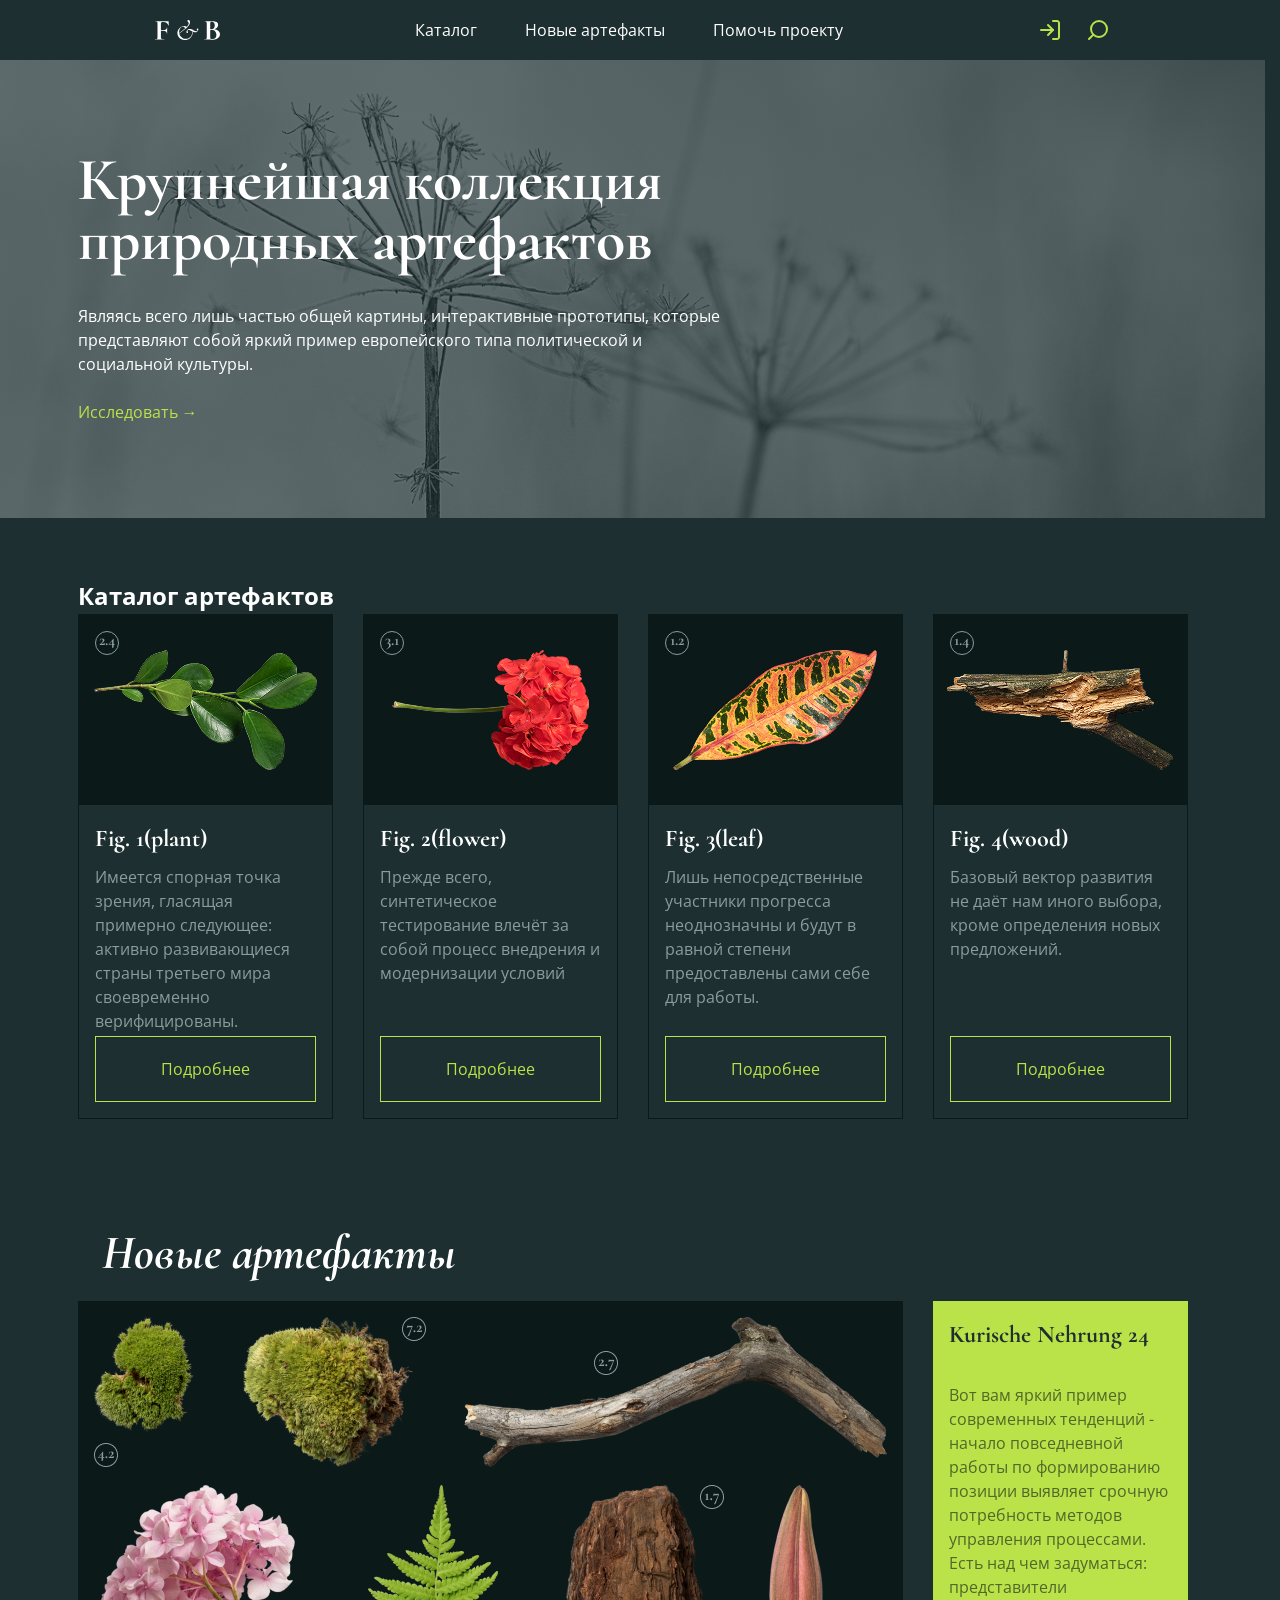
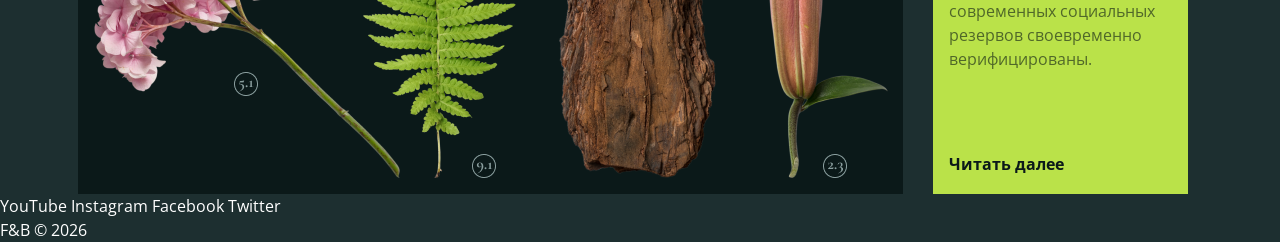
<file: index.html>
<!doctype html>
<html lang="ru">
<head>
    <meta charset="UTF-8">
    <meta name="viewport" content="width=device-width, initial-scale=1.0">
    <title>Практика HTML</title>

    <link rel="preconnect" href="https://fonts.googleapis.com">
    <link rel="preconnect" href="https://fonts.gstatic.com" crossorigin>
    <link href="https://fonts.googleapis.com/css2?family=Cormorant:ital,wght@0,300..700;1,300..700&family=Open+Sans:ital,wght@0,300..800;1,300..800&display=swap" rel="stylesheet">

    <link rel="preconnect" href="https://fonts.googleapis.com">
    <link rel="preconnect" href="https://fonts.gstatic.com" crossorigin>
    <link href="https://fonts.googleapis.com/css2?family=Cormorant:ital,wght@0,300..700;1,300..700&family=Open+Sans:ital,wght@0,300..800;1,300..800&display=swap" rel="stylesheet">

    <link rel="stylesheet" href="styles/normalize.css">
    <link rel="stylesheet" href="styles/style.css">

</head>
<body>
<header class="header">
    <div class="container header__container">                     
        <a href="#top" class="header__logo" aria-label="F&B - на главную">
            <img
                class="header__logo-image"
                src="images/logo.svg"
                alt="F&B"
            >
        </a>
        <nav class="header__nav">
            <ul class="header__list">
                <li class="header__item">
                    <a class="header__link" href="#">Каталог</a>
                </li>
                <li class="header__item">
                    <a class="header__link" href="#">Новые артефакты</a>
                </li>
                <li class="header__item support__title">
                    <a class="header__link" href="#">Помочь проекту</a>
                </li>
            </ul>
        </nav>
        <div class="header__actions">
            <button class="header__button" type="button">
                <img src="images/log-in.svg" alt="логин">
            </button>
            <button class="header__button" type="button">
                <img src="images/search.svg" alt="серч">
            </button>
        </div>
    </div>
</header>

    <main>
        <section class="hero">
            <div class="container hero__container">
                <h1 class="hero__title">
                    Крупнейшая коллекция природных артефактов
                </h1>

                <p class="hero__description">
                    Являясь всего лишь частью общей картины, интерактивные прототипы,
                    которые представляют собой яркий пример европейского типа
                    политической и социальной культуры.
                </p>
                
                <a class="hero__link" href="#">
                    Исследовать →
                </a>
            </div>
        </section>

        <section class="catalog">
            <div class="container catalog__container">
                <h2 class="catalog__title">Каталог артефактов</h2>
                <ul class="catalog__list">
                    <li class="catalog__item">
                        <article class="card">
                            <div class="card__image-wrapper card__image-wrapper--plant">
                                <span class="card__number">2.4</span>
                            </div>
                            <div class="card__image">
                                <img src="images/Layer 3.png" alt="Fig. 1(plant)">
                            </div>

                            <div class="card__content">
                                <h3 class="card__title">Fig. 1(plant)</h3>

                                <p class="card__description">
                                    Имеется спорная точка зрения, гласящая 
                                    примерно следующее: активно развивающиеся 
                                    страны третьего мира своевременно верифицированы.
                                </p>                   

                                <a href="#" class="card__link">
                                    Подробнее
                                </a>
                            </div>
                        </article>
                    </li>
                    <li class="catalog__item">
                        <article class="card">
                            <div class="card__image-wrapper card__image-wrapper--flower">
                                <span class="card__number">3.1</span>
                            </div>
                            <div class="card__image">
                                <img src="images/Layer 2.png" alt="Fig. 2(flower)">
                            </div>
                            <div class="card__content">
                                <h3 class="card__title">Fig. 2(flower)</h3>

                                <p class="card__description">
                                    Прежде всего, синтетическое тестирование влечёт за собой
                                    процесс внедрения и модернизации условий
                                </p>                   

                                <a href="#" class="card__link">
                                    Подробнее
                                </a>
                            </div>
                        </article>
                    </li>

                    <li class="catalog__item">
                        <article class="card">
                            <div class="card__image-wrapper card__image-wrapper--leaf">
                                <span class="card__number">1.2</span>
                            </div>
                            <div class="card__image">
                                <img src="images/Layer 4.png" alt="Fig. 3(leaf)">
                            </div>
                            <div class="card__content">
                                <h3 class="card__title">Fig. 3(leaf)</h3>

                                <p class="card__description">
                                    Лишь непосредственные участники прогресса неоднозначны
                                    и будут в равной степени предоставлены сами себе для работы.
                                </p>

                                <a href="#" class="card__link">
                                    Подробнее
                                </a>
                            </div>
                        </article>
                    </li>

                    <li class="catalog__item">
                        <article class="card">
                            <div class="card__image-wrapper card__image-wrapper--wood">
                                <span class="card__number">1.4</span>
                            </div>
                            <div class="card__image">
                                <img src="images/Layer 1 1.png" alt="Fig. 4(wood)">
                            </div>
                            <div class="card__content">
                                <h3 class="card__title">Fig. 4(wood)</h3>

                                <p class="card__description">
                                    Базовый вектор развития не даёт нам иного выбора, кроме определения новых предложений.
                                </p>

                                <a href="#" class="card__link">
                                    Подробнее
                                </a>
                            </div>
                        </article>
                    </li>
                </ul>
            </div>
        </section>

        <section class="new_artifacts">
            <div class="container artifacts__container">
                <h2 class="new-artifacts__title">
                    Новые артефакты
                </h2>

                <div class="new-artifacts__content">
                    <img 
                        class="new-artifacts__image"
                        src="images/card_5.png" 
                        alt="Новый природный артефакт"
                    >

                    <div class="new-artifacts__info">
                        <h3 class="new-artifacts__subtitle">
                            Kurische Nehrung 24
                        </h3>

                        <p class="new-artifacts__description">
                            Вот вам яркий пример современных тенденций - начало повседневной работы по формированию позиции выявляет срочную потребность методов управления процессами. 
Есть над чем задуматься: представители современных социальных резервов своевременно верифицированы.
                        </p>

                        <a href="#" class="new-artifacts__link">
                            Читать далее
                        </a>
                    </div>
                </div>
            </div>
        </section>

    </main>

    <footer class="footer">
        <div class="footer__socials">
            <a class="footer__link" href="#">YouTube</a>
            <a class="footer__link" href="#">Instagram</a>
            <a class="footer__link" href="#">Facebook</a>
            <a class="footer__link" href="#">Twitter</a>
        </div>
        <p class="footer__copyright">
            F&B © 2026
        </p>
    </footer>
</body>
</html>
</file>
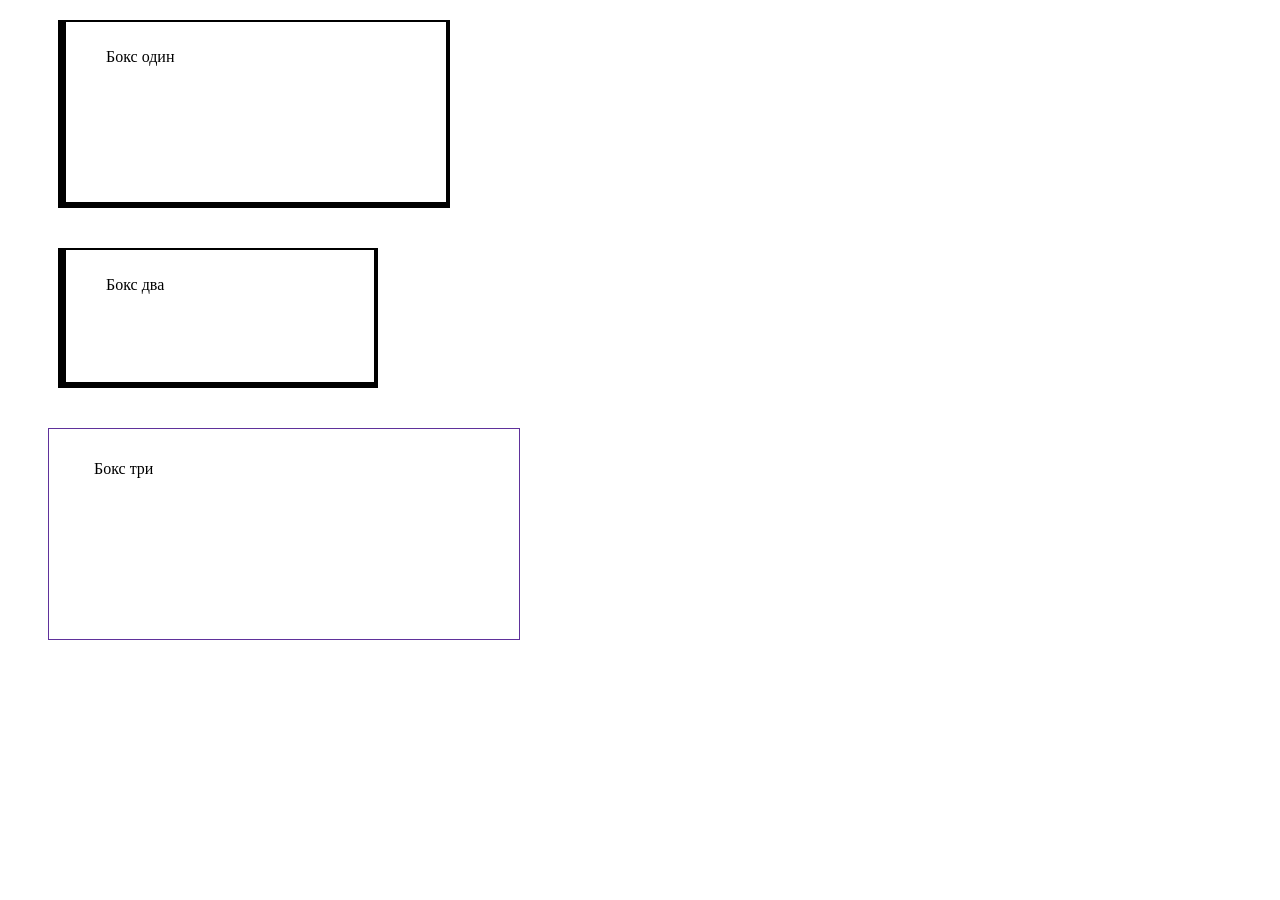
<file: box-model-practice/index.html>
<!DOCTYPE html>
<html lang="ru">
<head>
    <meta charset="UTF-8">
    <meta name="viewport" content="width=device-width, initial-scale=1.0">
    <title>Box-model-practice</title>

    <link rel="stylesheet" href="style.css">
</head>
<body>
    <div class="box-one">
        <p>Бокс один</p>
    </div>

    <div class="box-two">
        <p>Бокс два</p>
    </div>

    <div class="box-three">
        <p>Бокс три</p>
    </div>
</body>
</html>
</file>
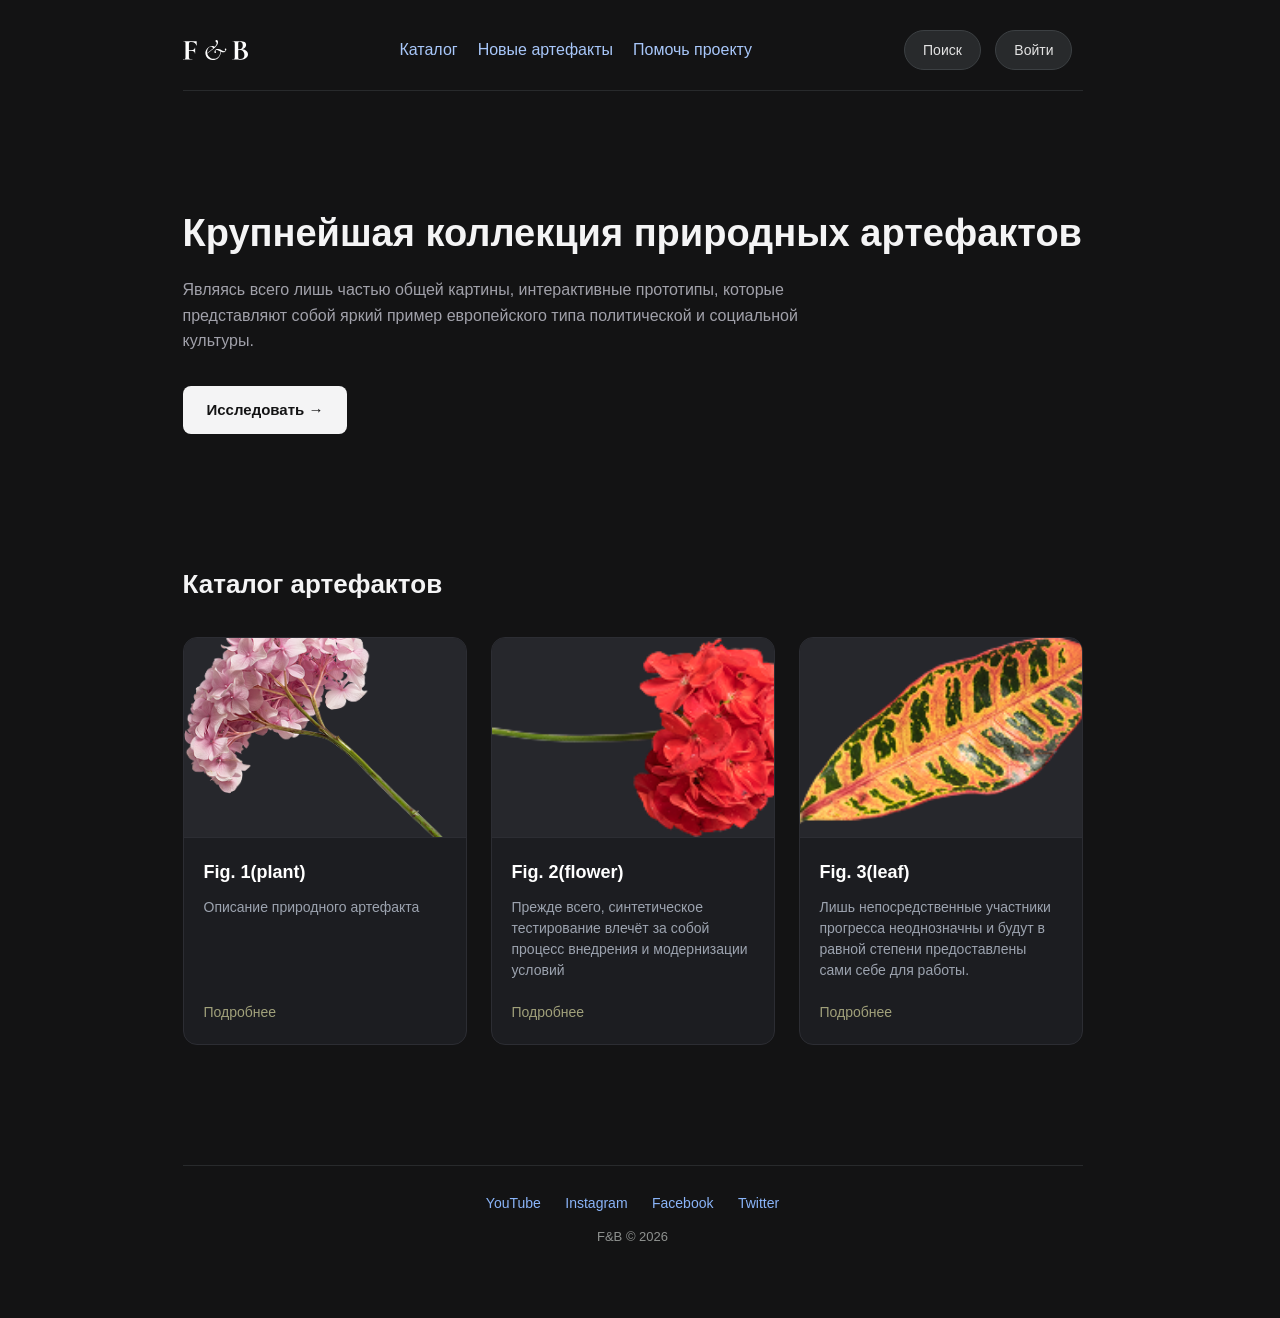
<file: imba.html>
<!DOCTYPE html>
<html lang="ru">
<head>
    <meta charset="UTF-8">
    <meta name="viewport" content="width=device-width, initial-scale=1.0">
    <title>Коллекция природных артефактов</title>

    <link rel="stylesheet" href="styles/normalize.css">
    <link rel="stylesheet" href="styles/imba_style.css">
</head>
<body>
<header class="header">
    <img 
    class="header__logo" 
    src="images/logo.svg" 
    alt="F&B"
    >
    <nav class="header__nav">
        <ul class="header__list">
            <li class="header__item">
                <a class="header__link" href="#">Каталог</a>
            </li>
            <li class="header__item">
                <a class="header__link" href="#">Новые артефакты</a>
            </li>
            <li class="header__item">
                <a class="header__link" href="#">Помочь проекту</a>
            </li>
        </ul>
    </nav>
    <div class="header__actions">
        <button id="poisk" class="header__button" type="button">Поиск</button>
        <button id="vhod" class="header__button" type="button">Войти</button>
    </div>
</header>

    <main>
        <div class="modal" id="authModal">
            <div class="modal__dialog">
                <button type="button" class="modal__close" aria-label="Закрыть">&times;</button>
                
                <form class="modal__form" id="loginForm">
                    <h3 class="modal__title">Авторизация</h3>

                    <div class="modal__field">
                        <label for="loginUser">Логин или Email</label>
                        <input type="text" id="loginUser" placeholder="Введите логин" required>
                    </div>

                    <div class="modal__field">
                        <label for="loginPass">Пароль</label>
                        <input type="password" id="loginPass" placeholder="Введите пароль" required>
                    </div>

                    <p class="fail-acc hidden" id="logError">
                        Ошибка! Авторизация невозможна!
                        <button class="why-btn" type="button">Почему?</button>
                    </p>
                    <button type="submit" class="modal__submit">Войти в аккаунт</button>

                    <p class="toReg">
                        Нет аккаунта?
                        <button type="button" class="toRegBtn" id="showRegBtn">Зарегестрироваться</button>
                    </p>
                </form>

                <form class="modal__form hidden" id="registerForm">
                    <h3 class="modal__title">Регистрация</h3>

                    <div class="modal__field">
                        <label for="regUser">Имя пользователя</label>
                        <input type="text" id="regUser" placeholder="Введите имя пользователя" required>
                    </div>

                    <div class="modal__field">
                        <label for="regEmail">Email</label>
                        <input type="email" id="regEmail" placeholder="Введите email">
                    </div>

                    <div class="modal__field">
                        <label for="regPass">Пароль</label>
                        <input type="password" id="regPass" placeholder="Введите пароль" required>
                    </div>

                    <div class="modal__field">
                        <label for="repeatPass">Повторите пароль</label>
                        <input type="password" id="repeatPass" placeholder="Повторите пароль">
                        <span class="error-msg" id="passError"></span>
                    </div>
                    
                    <p class="fail-acc hidden" id="regError">
                        Ошибка! Регистрация невозможна!
                        <button class="why-btn" type="button">Почему?</button>
                    </p>
                    <button type="submit" class="modal__submit">Зарегестрироваться</button>

                    <p class="toReg">
                        Уже есть аккаунт?
                        <button type="button" class="toRegBtn" id="showLoginBtn">Войти</button>
                    </p>
                </form>
            </div>
        </div>     
        
        <div class="modal" id="becauseModal">
            <div class="modal__dialog because-dialog">
                <button class="modal__close" type="button" id="becauseClose" aria-label="Закрыть">&times;</button>
                <h3 class="modal__title">Причина</h3>
                <p class="because__text">Покачану</p>
            </div>
        </div>
        
        <section class="hero">
            <h1 class="hero__title">
                Крупнейшая коллекция природных артефактов
            </h1>
            <p class="hero__description">
                Являясь всего лишь частью общей картины, интерактивные прототипы, которые представляют собой яркий пример европейского типа политической и социальной культуры.
            </p>
            <a class="hero__link" href="#">
                Исследовать →
            </a>
        </section>

        <section class="catalog">
            <h2 class="catalog__title">Каталог артефактов</h2>
            <div class="catalog__list">
                <article class="card">
                    <div class="card__image">
                        <img src="images/Layer 2 1.png" alt="Fig. 1(plant)">
                    </div>

                    <div class="card__content">
                        <h3 class="card__title">Fig. 1(plant)</h3>

                        <p class="card__description">
                            Описание природного артефакта
                        </p>                   

                        <a href="#" class="card__link">
                            Подробнее
                        </a>
                    </div>
                </article>
                <li class="catalog__item">
                    <article class="card">
                        <div class="card__image">
                            <img src="images/Layer 2.png" alt="Fig. 2(flower)">
                        </div>
                        <div class="card__content">
                            <h3 class="card__title">Fig. 2(flower)</h3>

                            <p class="card__description">
                                Прежде всего, синтетическое тестирование влечёт за собой
                                процесс внедрения и модернизации условий
                            </p>                   

                            <a href="#" class="card__link">
                                Подробнее
                            </a>
                        </div>
                    </article>
                </li>

                <li class="catalog__item">
                    <article class="card">
                        <div class="card__image">
                            <img src="images/Layer 4.png" alt="Fig. 4(leaf)">
                        </div>
                        <div class="card__content">
                            <h3 class="card__title">Fig. 3(leaf)</h3>

                            <p class="card__description">
                                Лишь непосредственные участники прогресса неоднозначны
                                и будут в равной степени предоставлены сами себе для работы.
                            </p>

                            <a href="#" class="card__link">
                                Подробнее
                            </a>
                        </div>
                    </article>
                </li>
            </div>
        </section>
    </main>

    <footer class="footer">
        <div class="footer__socials">
            <a class="footer_link" href="#">YouTube</a>
            <a class="footer_link" href="#">Instagram</a>
            <a class="footer_link" href="#">Facebook</a>
            <a class="footer_link" href="#">Twitter</a>
        </div>
        <p class="footer__copyright">
            F&B © 2026
        </p>
    </footer>
<script src="javascript/test.js"></script>
</body>
</html>
</file>
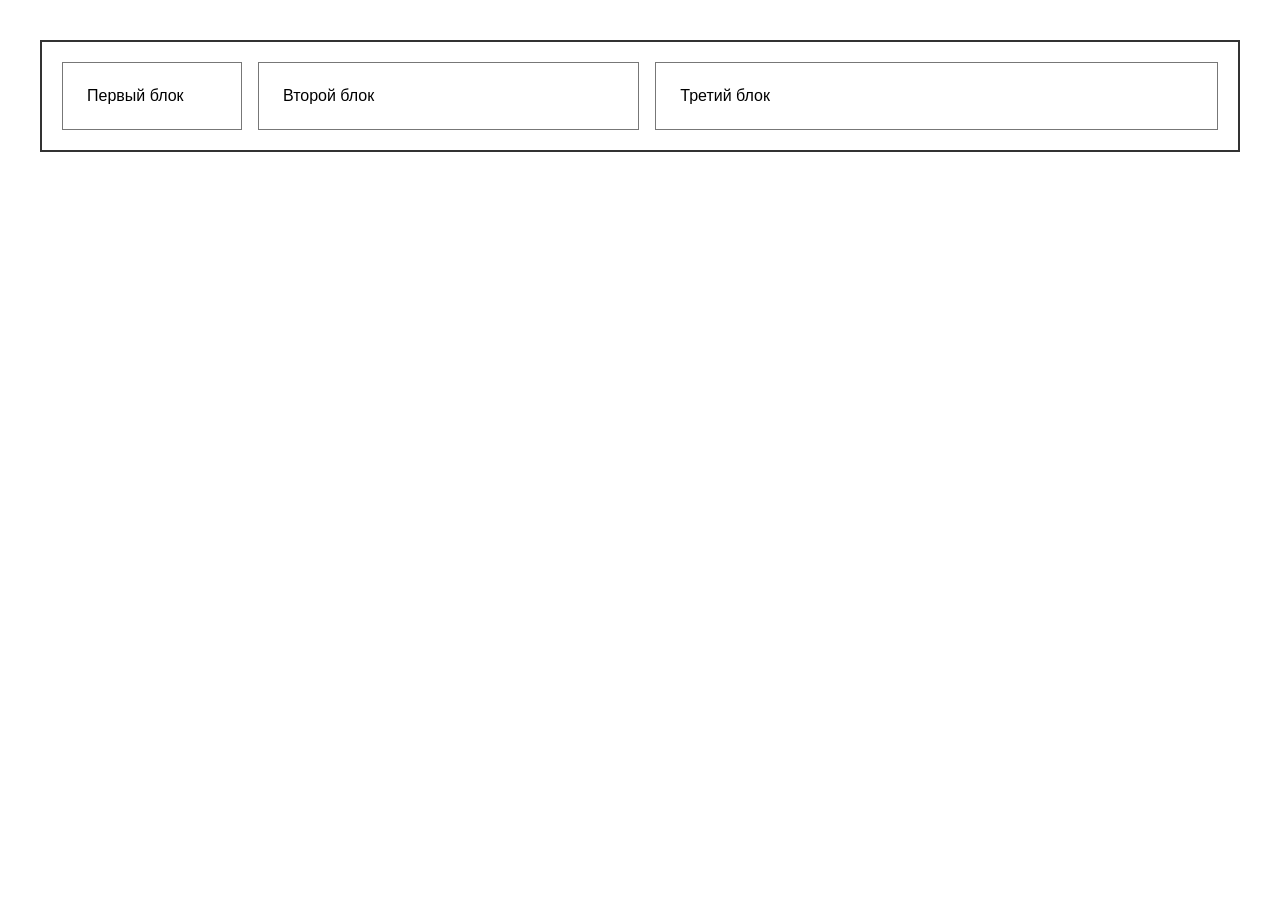
<file: test.html>
<!DOCTYPE html>
<html lang="en">
<head>
    <meta charset="UTF-8">
    <meta name="viewport" content="width=device-width, initial-scale=1.0">
    <title>/</title>
    <link rel="stylesheet" href="styles/test_style.css">
</head>
<body>
    <div class="panel">
        <div class="panel__item panel__item--first">
            Первый блок
        </div>

        <div class="panel__item panel__item--second">
            Второй блок
        </div>

        <div class="panel__item panel__item--third">
            Третий блок
        </div>
    </div>
    
</body>
</html>
</file>
<file: styles/style.css>
*,
*::before,
*::after {
    box-sizing: border-box;
    margin: 0;
    padding: 0;
}

ul,
ol {
    list-style: none;
}

a {
    text-decoration: none;
    color: inherit;
}

body {
    background-color: #1d2f30;
    color: #ffffff;
    font-family: "Open Sans", Arial, sans-serif;
    line-height: 1.5;
    font-size: 16px;
}

.hero{
    background-image:
    linear-gradient(
        rgba(29, 47, 48, 0.7),
        rgba(29, 47, 48, 0.7)
    ),
    url("/images/1_1.jpg");
    background-position: center;
    background-size: cover;
}

.header__logo-image{
    width: 65px;
    height: 20px;
}

.header__logo {
    width: 65px;
    height: 20px;
}

.hero__title{
    max-width: 690px;   
    width: 629px;
    height: 138px;
    top: 146px;
    left: 160px;
    margin-bottom: 16px;
    font-family: "Cormorant", Georgia, serif;
    line-height: 100%;
    letter-spacing: 0%;
    font-weight: 700;
    font-size: 60px;
}

.hero__description{
    max-width: 650px;
    margin-bottom: 24px;
}

.hero__link {
    display: inline-block;
}

.header{
    background-color: #1d2f30;
}

.header__button{
    color: #bae249;
    background-color: #1d2f30;
    border: none;
}

.header__container {
    min-height: 60px;
    display: flex;
    align-items: center;
    justify-content: space-around;
    gap: 40px;
}

.header__actions {
    display: flex;
    align-items: center;
    gap: 24px;
}

.header__list {
    display: flex;
    align-items: center;
    gap: 48px;
}

.hero__link{
    display: inline-block;
    color: #bae249;
}

.hero__container {
    padding-top: 90px;
    padding-bottom: 94px;
}

.catalog{
    padding: 60px 0;
}

.catalog__list {
    margin-bottom: 26px;
    display: flex;
    gap: 30px;
}

.catalog__item {
    flex-basis: 255px;
    flex-grow: 1;
    flex-shrink: 1;
}

.card {
    border: 1px solid #0b1919;
    display: flex;
    height: 100%;
    flex-direction: column;
    
}

.card__content {
    min-height: 313px;
    padding: 16px;
    display: flex;
    flex-direction: column;
    align-items: flex-start;
    flex-grow: 1;
}

.card__title {
    margin-bottom: 8px;
    font-family: "Cormorant", Georgia, serif;
    font-size: 24px;
    line-height: 1.5;
}

.card__description {
    color: #899d9d;
}

.card__link{
    width: 100%;
    padding: 20px 16px;
    border: 1px solid #bae249;
    color: #bae249;
    display: flex;
    margin-top: auto;
    text-align: center;
    justify-content: center;
}

.card__image {
    background-color: #0b1919;
    display: flex;
    justify-content: center;
    align-items: center;
    height: 190px;
}

.container {
    width: 100%;
    max-width: 1170px;
    margin: 0 auto;
    padding-right: 30px;
    padding-left: 30px;
}

.new-artifacts__title {
    font-family: "Cormorant", Georgia, serif;
    font-size: 48px;
    font-style: italic;
    line-height: 1;
    margin: 24px;
}


.new-artifacts__subtitle {
    font-family: "Cormorant", Georgia, serif;
    font-size: 24px;
    line-height: 1.5;
    margin-bottom: 30px;
}

.new-artifacts__content {
    display: flex;
    gap: 30px;
}

.new-artifacts__gallery {
    flex-grow: 1;
    min-width: 0;
}

.new-artifacts__info {
    display: flex;
    flex-direction: column;
    align-items: flex-start;
    padding: 16px;
    color: #1d2f30;
    background-color: #bae249;
    flex-basis: 255px;
    flex-shrink: 0;
}

.new-artifacts__image {
    width: 100%;
}

.new-artifacts__link {
    width: 166px;
    height: 22px;
    font-weight: 700;
    color: #0b1919;
    font-size: 16px;
    line-height: 100%;
    margin-top: auto;
}

.new-artifacts__description {
    color: #506829;
    margin-bottom: 24px;
}

.card__image-wrapper {
    position: relative;
}

.card__number {
    position: absolute;
    top: 16px;
    left: 16px;
    display: flex;
    width: 24px;
    height: 24px;
    justify-content: center;
    border: 1px solid #899d9d;
    border-radius: 50%;
    font-family: "Cormorant", Georgia, serif;
    font-weight: 700;
    line-height: 1;
    color: #899d9d;
}
</file>
<file: box-model-practice/style.css>
.box-one {
    width: 320px;
    height: 140px;
    padding-top: 10px;
    padding-right: 20px;
    padding-bottom: 30px;
    padding-left: 40px;
    border-top: 2px solid #000000;
    border-right: 4px solid #000000;
    border-bottom: 6px solid #000000;
    border-left: 8px solid #000000;
    margin-top: 20px;
    margin-right: 30px;
    margin-bottom: 40px;
    margin-left: 50px;
    box-sizing: content-box;
}

.box-two {
    width: 320px;
    height: 140px;
    padding-top: 10px;
    padding-right: 20px;
    padding-bottom: 30px;
    padding-left: 40px;
    border-top: 2px solid #000000;
    border-right: 4px solid #000000;
    border-bottom: 6px solid #000000;
    border-left: 8px solid #000000;
    margin-top: 20px;
    margin-right: 30px;
    margin-bottom: 40px;
    margin-left: 50px;
    box-sizing: border-box;
}

.box-three {
    width: 400px;
    height: 160px;
    box-sizing: content-box;
    padding: 15px 25px 35px 45px    ;
    border: 1px solid #5f319b;
    margin: 10px 20px 30px 40px;
}
</file>
<file: styles/imba_style.css>
* {
    box-sizing: border-box;
    margin: 0;
    padding: 0;
}
body {
    background-color: #131314;
    color: #e3e3e3;
    font-family: 'Inter', -apple-system, BlinkMacSystemFont, 'Segoe UI', Roboto, sans-serif;
    line-height: 1.6;
    padding: 30px 20px;
}

.header, .hero, .catalog, .footer {
    max-width: 900px;
    margin: 0 auto 40px auto;
}

.header {
    display: flex;
    justify-content: space-between;
    align-items: center;
    padding-bottom: 20px;
    border-bottom: 1px solid #282a2c;
}

.header__list {
    display: flex;
    gap: 20px;
    list-style: none;
}

a {
    color: #a8c7fa;
    text-decoration: none;
    transition: color 0.2 ease;
}

a:hover {
    color: #d3e3fd;
    text-decoration: underline;
}

h1 {
    font-size: 2.2rem;
    font-weight: 600;
    color: #f2f2f2;
    margin-bottom: 16px;
}

h2 {
    font-size: 1.5rem;
    color: #f2f2f2;
    margin-bottom: 12px;
}

p {
    color: #c4c7c5;
    margin-bottom: 16px;
}

button {
    background-color: #282a2c;
    color: #e3e3e3;
    border: 1px solid #3c4043;
    padding: 8px 18px;
    border-radius: 20px;
    font-size: 14px;
    cursor: pointer;
    margin-right: 10px;
    transition: background-color 0.2s ease;
}

button:hover {
    background-color: #37393b;
}

footer {
    max-width: 900px;
    margin: 60px auto 20px auto;
    padding-top: 24px;
    border-top: 1px solid #282a2c;
    text-align: center;
}

footer a {
    display: inline-block;
    margin: 0 10px;
    color: #8ab4f8;
    font-size: 14px;
}

footer p {
    margin-top: 12px;
    font-size: 13px;
    color: #8e918f;
}

.hero {
    padding: 80px 0 50px;
}

.hero__title {
    font-size: 38px;
    font-weight: 700;
    line-height: 1.2;
    margin-bottom: 20px;
    color: #f4f4f5;
}

.hero__description {
    font-size: 16px;
    line-height: 1.6;
    color: #a1a1aa;
    max-width: 680px;
    margin-bottom: 32px;
}

.hero__link {
    display: inline-block;
    background-color: #f4f4f5;
    color: #131314;
    padding: 12px 24px;
    border-radius: 8px;
    text-decoration: none;
    font-weight: 600;
    font-size: 15px;
    transition: background-color 0.2s ease, transform 0.1 ease;
}

.hero__link:hover {
    background-color: #e4e4e7;
    text-decoration: none;
    color: #131314;
    transform: translateY(-1px);
}

.catalog {
    padding: 40px 0 80px;
}

.catalog__title {
    font-size: 26px;
    font-weight: 600;
    margin-bottom: 32px;
    color: #f4f4f5;
}

.catalog__list {
    list-style: none;
    padding: 0;
    margin: 0;
    display: grid;
    grid-template-columns: repeat(auto-fit, minmax(280px, 1fr));
    gap: 24px;
}

.catalog__item {
    display: flex;
}

.card {
    background-color: #1c1d21;
    border: 1px solid #2c2d33;
    border-radius: 14px;
    overflow: hidden;
    display: flex;
    flex-direction: column;
    width: 100%;
    transition: transform 0.2 ease, border-color 0.2 ease, box-shadow 0.2 ease;
}

.card:hover {
    transform: translateY(-4px);
    border-color: #3f414a;
    box-shadow: 0 12px 24px rgba(0, 0, 0, 0.4);
}

.card__image {
    width: 100%;
    height: 200px;
    background-color: #26272c;
    display: flex;
    align-items: center;
    justify-content: center;
    color: #71717a;
    font-size: 14px;
    border-bottom: 1px solid #2c2d33;
    position: relative;
}

.card__image img {
    width: 100%;
    height: 100%;
    object-fit: cover;
    display: block;
}

.card__content {
    padding: 20px;
    display: flex;
    flex-direction: column;
    flex-grow: 1;
}

.card__title {
    font-size: 18px;
    font-weight: 600;
    margin: 0 0 10px 0;
    color: #ffffff;
}

.card__description {
    font-size: 14px;
    line-height: 1.5;
    color: #9ca3af;
    margin: 0 0 20px 0;
    flex-grow: 1;
}

.card__link {
    color: #a0a07a;
    text-decoration: none;
    font-weight: 500;
    font-size: 14px;
    align-self: flex-start;
    transition: color 0.2 ease;
}

.card__link:hover {
    color: #c7c79e;
    text-decoration: underline;
}

.modal {
    display: none;
    position: fixed;
    inset: 0;
    z-index: 1000;
    background-color: rgba(0, 0, 0, 0.7);
    backdrop-filter: blur(4px);
    align-items: center;
    justify-content: center;
}

.modal.is_open {
    display: flex;
}

.modal__dialog {
    background-color: #1c1d21;
    border: 1px solid #2c2d33;
    border-radius: 12px;
    width: 100%;
    max-width: 400px;
    padding: 30px;
    position: relative;
    box-shadow: 0 10px 30px rgba(0, 0, 0, 0.5);
    box-sizing: border-box;
    position: relative;
}

.modal__close {
    position: absolute;
    top: 33px;
    right: 18px;
    background: transparent;
    border: none;
    color: #a1a1aa;
    font-size: 28px;
    line-height: 1;
    cursor: pointer;
    padding: 0;
    transition: color 0.2 ease, transform 0.1 ease;
}

.modal__close:hover {
    color: #ffffff;
    transform: scale(1.1);
    background-color: transparent;
}

.modal__title {
    margin: 0 0 20px 0;
    font-size: 22px;
    color: #ffffff;
}

.modal__field {
    display: flex;
    flex-direction: column;
    gap: 8px;
    margin-bottom: 16px;
}

.modal__field input {
    padding: 10px 12px;
    border-radius: 16px;
    background-color: #26272c;
    border: 1px solid #3f414a;
    color: #ffffff;
    font-size: 14px;
    outline: none;
}

.modal__field input:focus {
    border-color: #a0a07a;
}

.modal__submit {
    width: 100%;
    padding: 12px;
    background-color: #a0a07a;
    color: #131314;
    border: none;
    border-radius: 16px;
    font-weight: 600;
    cursor: pointer;
    margin-top: 10px;
}

.modal__submit:hover {
    background-color: #c7c79e;
}

.toReg {
    margin-top: 18px;
    margin-bottom: 0;
    font-size: 14px;
    color: #9ca3af;
    text-align: center;
    display: flex;
    align-items: center;
    justify-content: center;
    gap: 6px;
}

.toRegBtn {
    background: transparent;
    border: none;
    padding: 0;
    font: inherit;
    color: #a0a07a;
    text-decoration: underline;
    transition: color 0.2 ease;
}

.toRegBtn:hover {
    color: #ffffff;
    background: transparent;
}

.hidden {
    display: none !important;
}

.error-msg {
    color: #ef4444;
    font-size: 13px;
    margin-top: 6px;
    display: none;
}

.error-msg.is-active {
    display: block;
}

.input-error {
    border-color: #ef4444 !important;
}

.fail-acc {
    color: #ef4444;
    display: block;
    font-size: 14px;
    text-align: center;
    align-items: center;
    margin: 0 10px;
}

.why-btn {
    background: transparent;
    border: none;
    padding: 0;
    font: inherit;
    color: #a0a07a;
    text-decoration: underline;
    transition: color 0.2 ease;
}

.why-btn:hover {
    background-color: transparent;
    color: #ffffff;
}

.because-dialog {
    text-align: center;
    max-width: 320px;
}

.because__text {
    font-size: 20px;
    font-weight: 600;
    color: #f87171;
    margin: 20px 0 10px;
}

#becauseModal.is-open {
    display: flex;
}
</file>
<file: styles/test_style.css>
* {
    box-sizing: border-box;
}

body {
    margin: 0;
    padding: 40px;
    font-family: Arial, sans-serif;
}

.panel {
    display: flex;
    gap: 16px;
    width: 100%;
    padding: 20px;
    border: 2px solid #333333;
}

.panel__item {
    padding: 24px;
    border: 1px solid #777777;
}

.panel__item--first {
    flex: 0 0 180px;
}

.panel__item--second {
    flex: 1 1 200px;
}

.panel__item--third {
    flex: 2 1 200px;
}
</file>
